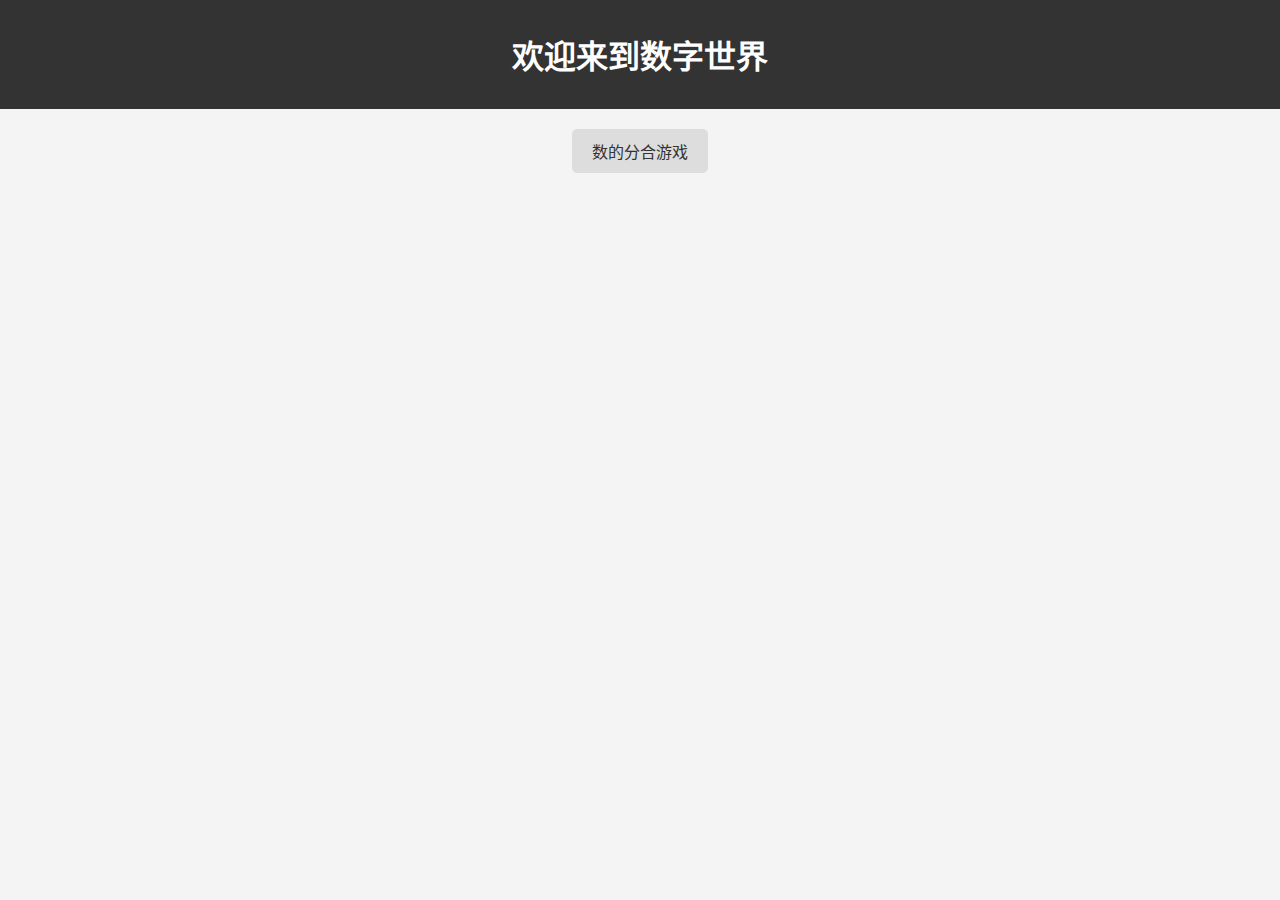
<file: index.html>
<!DOCTYPE html>
<meta name="viewport" content="width=device-width, initial-scale=1.0">
<html lang="zh-CN">
  <head>
    <meta charset="UTF-8" />
    <title>主页 - 幼儿教学</title>
    <style>
      body {
        font-family: Arial, sans-serif;
        margin: 0;
        padding: 0;
        background-color: #f4f4f4;
      }
      .header {
        background-color: #333;
        color: white;
        padding: 10px 0;
        text-align: center;
      }
      .nav {
        display: flex;
        justify-content: center;
        margin-top: 20px;
      }
      .nav a {
        margin: 0 15px;
        padding: 10px 20px;
        text-decoration: none;
        color: #333;
        background-color: #ddd;
        border-radius: 5px;
      }
      .nav a:hover {
        background-color: #bbb;
      }
    </style>
  </head>
  <body>
    <div class="header">
      <h1>欢迎来到数字世界</h1>
    </div>
    <div class="nav">
      <a href="number/index.html">数的分合游戏</a>
      <!-- 如果有更多页面链接，可以在这里添加 -->
    </div>
  </body>
</html>
</file>
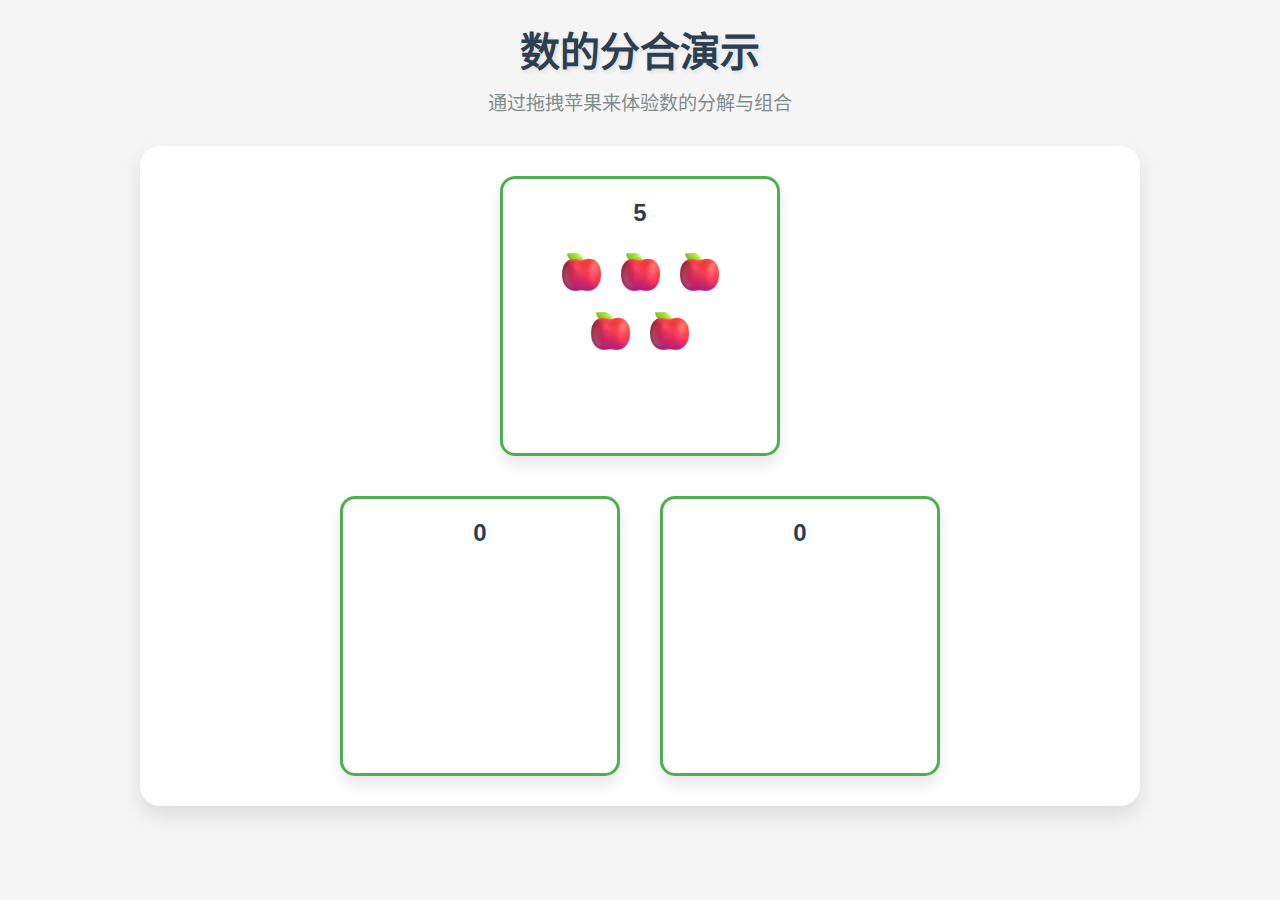
<file: number/index.html>
<!DOCTYPE html>
<meta charset="UTF-8">
<html lang="zh-CN">
  <head>
    <meta name="viewport" content="width=device-width, initial-scale=1.0">
    <title>数的分合演示</title>
    <link rel="stylesheet" href="styles.css" />
  </head>
  <body>
    <h1 class="title">数的分合演示</h1>
    <p class="instruction">通过拖拽苹果来体验数的分解与组合</p>
    <div class="container">
      <div id="topBox" class="box" ondrop="drop(event)" ondragover="allowDrop(event)" ondragleave="dragLeave(event)">
        <span id="topCount">5</span>
        <div id="apples">
          <div class="apple" draggable="true"></div>
          <div class="apple" draggable="true"></div>
          <div class="apple" draggable="true"></div>
          <div class="apple" draggable="true"></div>
          <div class="apple" draggable="true"></div>
        </div>
      </div>
      <div class="bottom-boxes">
        <div id="leftBottomBox" class="box" ondrop="drop(event)" ondragover="allowDrop(event)" ondragleave="dragLeave(event)">
          <span id="leftCount">0</span>
        </div>
        <div id="rightBottomBox" class="box" ondrop="drop(event)" ondragover="allowDrop(event)" ondragleave="dragLeave(event)">
          <span id="rightCount">0</span>
        </div>
      </div>
    </div>
    <script src="script.js"></script>
  </body>
</html>
</file>
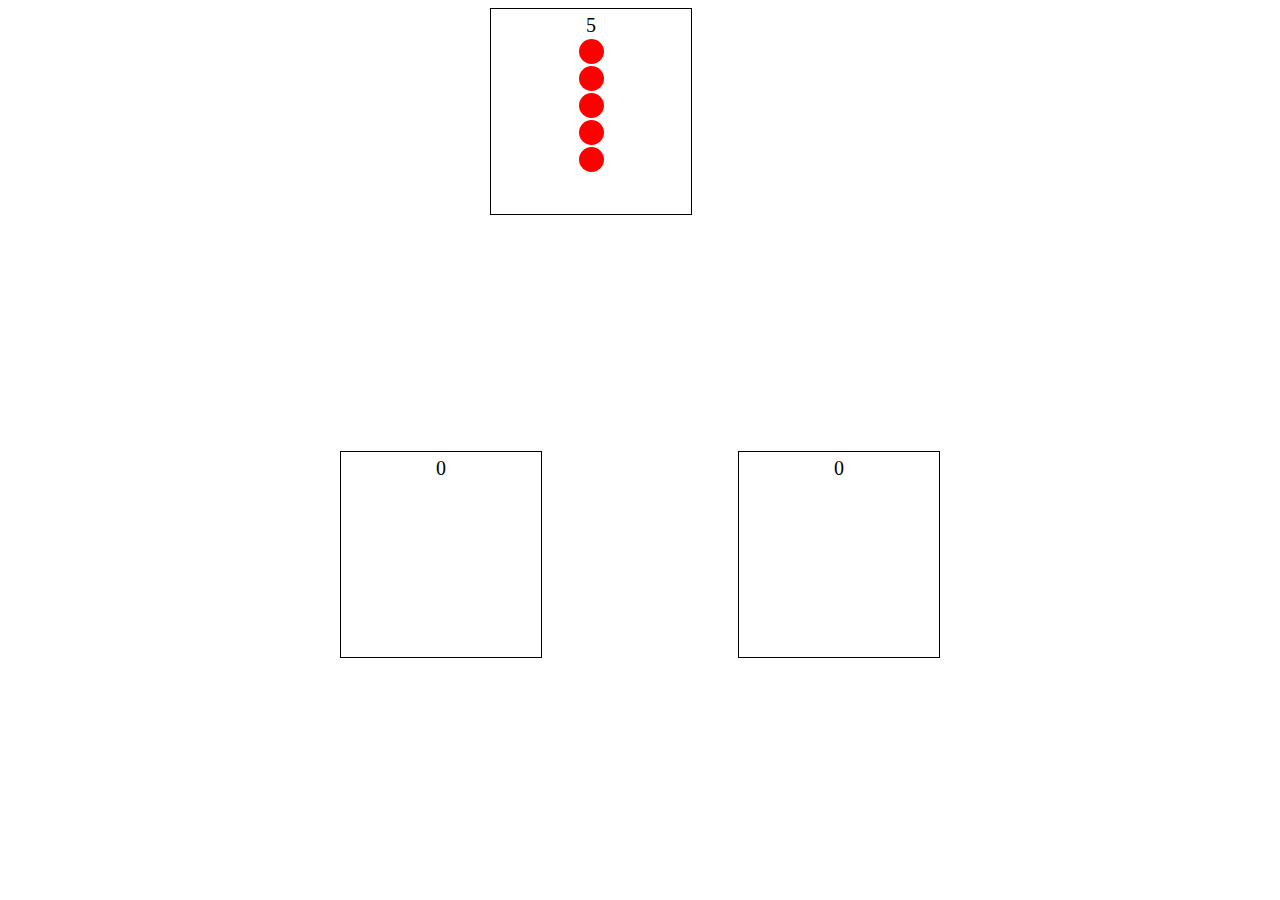
<file: numberSplit.html>
<!DOCTYPE html>
<html lang="zh-CN">
<head>
  <meta charset="UTF-8" />
  <title>数的分合</title>
  <style>
    .container {
      position: relative;
      width: 600px;
      height: 600px;
      margin: auto;
      padding-top: 50px;
      touch-action: none; /* 阻止默认触摸行为 */
    }
    .box {
      width: 200px;
      height: 200px;
      border: 1px solid black;
      position: absolute;
      display: flex;
      flex-direction: column;
      align-items: center;
      justify-content: flex-start;
      font-size: 20px;
      padding-top: 5px;
      touch-action: none; /* 确保盒子内也不触发默认行为 */
    }
    #topBox {
      top: 0;
      left: 150px;
    }
    #leftBottomBox,
    #rightBottomBox {
      bottom: 0;
    }
    #leftBottomBox {
      left: 0;
    }
    #rightBottomBox {
      right: 0;
    }
    .apple {
      width: 25px;
      height: 25px;
      background-color: red;
      border-radius: 50%;
      margin: 2px;
      cursor: move;
      position: relative; /* 使苹果可以被绝对定位 */
      transition: transform 0.1s ease-out; /* 平滑过渡效果 */
    }
  </style>
</head>
<body>
  <div class="container">
    <div id="topBox" class="box" ondrop="drop(event)" ondragover="allowDrop(event)">
      <span id="topCount">5</span>
      <div id="apples">
        <div class="apple" draggable="true" ondragstart="dragStart(event)" ontouchstart="touchStart(event)"></div>
        <div class="apple" draggable="true" ondragstart="dragStart(event)" ontouchstart="touchStart(event)"></div>
        <div class="apple" draggable="true" ondragstart="dragStart(event)" ontouchstart="touchStart(event)"></div>
        <div class="apple" draggable="true" ondragstart="dragStart(event)" ontouchstart="touchStart(event)"></div>
        <div class="apple" draggable="true" ondragstart="dragStart(event)" ontouchstart="touchStart(event)"></div>
      </div>
    </div>
    <div id="leftBottomBox" class="box" ondrop="drop(event)" ondragover="allowDrop(event)" ontouchmove="touchMove(event)" ontouchend="touchEnd(event)">
      <span id="leftCount">0</span>
    </div>
    <div id="rightBottomBox" class="box" ondrop="drop(event)" ondragover="allowDrop(event)" ontouchmove="touchMove(event)" ontouchend="touchEnd(event)">
      <span id="rightCount">0</span>
    </div>
  </div>

  <script>
    document.querySelectorAll(".apple").forEach((apple, index) => {
      apple.id = `apple-${index}`;
    });

    let dragData = null;
    let touchData = null;

    function allowDrop(event) {
      event.preventDefault();
    }

    function dragStart(event) {
      dragData = { appleId: event.target.id };
      event.dataTransfer.setData("appleId", event.target.id);
    }

    function touchStart(event) {
      const apple = event.target.closest('.apple');
      if (apple) {
        touchData = { appleId: apple.id, startX: event.touches[0].clientX, startY: event.touches[0].clientY };
        apple.style.zIndex = '1'; // 提升层级以确保可见性
      }
    }

    function touchMove(event) {
      if (touchData) {
        event.preventDefault(); // 防止页面滚动等默认行为
        const touch = event.touches[0];
        const apple = document.getElementById(touchData.appleId);
        if (apple) {
          const dx = touch.clientX - touchData.startX;
          const dy = touch.clientY - touchData.startY;
          apple.style.transform = `translate(${dx}px, ${dy}px)`;
        }
      }
    }

    function touchEnd(event) {
      if (touchData) {
        event.preventDefault();
        const touch = event.changedTouches[0];
        const apple = document.getElementById(touchData.appleId);
        if (apple) {
          apple.style.zIndex = ''; // 恢复层级
          apple.style.transition = 'transform 0.2s ease-out';
          
          // 找到最终位置的目标盒子
          const targetBox = document.elementFromPoint(touch.clientX, touch.clientY).closest('.box');
          if (targetBox && targetBox !== apple.parentElement) {
            targetBox.appendChild(apple);
            updateCounts();
          } else {
            // 如果不在目标盒子内，则返回原位置
            const originalBox = document.querySelector('#topBox');
            originalBox.appendChild(apple);
            updateCounts();
          }
        }
        touchData = null;
        setTimeout(() => {
          if (apple) apple.style.transition = ''; // 清除过渡效果
        }, 200); // 等待过渡结束
      }
    }

    function drop(event) {
      event.preventDefault();
      const appleId = event.dataTransfer?.getData("appleId") || touchData?.appleId;
      if (appleId) {
        let target = event.target;
        while (target && !target.classList.contains("box")) {
          target = target.parentElement;
        }
        if (target && target.classList.contains("box")) {
          const appleBeingDragged = document.getElementById(appleId);
          if (appleBeingDragged) {
            target.appendChild(appleBeingDragged);
            updateCounts();
          }
        }
      }
      // 清理拖拽数据
      dragData = null;
    }

    function updateCounts() {
      const boxes = ["topBox", "leftBottomBox", "rightBottomBox"];
      boxes.forEach((boxId) => {
        let box = document.getElementById(boxId);
        if (box) {
          let apples = [...box.querySelectorAll(".apple")].length;
          let countElement = box.querySelector("span");
          if (countElement) {
            countElement.textContent = apples;
          }
        }
      });
    }
  </script>
</body>
</html>
</file>
<file: number/styles.css>
* {
  margin: 0;
  padding: 0;
  box-sizing: border-box;
}

body {
  background-color: #f5f5f5;
  font-family: 'Microsoft YaHei', sans-serif;
  min-height: 100vh;
  display: flex;
  flex-direction: column;
  align-items: center;
  padding: 20px;
}

.title {
  color: #2c3e50;
  font-size: 2.5rem;
  margin-bottom: 10px;
  text-align: center;
  text-shadow: 2px 2px 4px rgba(0, 0, 0, 0.1);
}

.instruction {
  color: #7f8c8d;
  font-size: 1.2rem;
  margin-bottom: 30px;
  text-align: center;
}

.container {
  position: relative;
  width: 100%;
  max-width: 1000px;
  height: auto;
  min-height: 500px;
  padding: 30px;
  display: flex;
  flex-direction: column;
  align-items: center;
  gap: 40px;
  background-color: white;
  border-radius: 20px;
  box-shadow: 0 10px 20px rgba(0, 0, 0, 0.1);
}

.box {
  width: min(280px, 90vw);
  min-height: min(280px, 90vw);
  height: auto;
  border: 3px solid #4CAF50;
  border-radius: 15px;
  position: relative;
  display: flex;
  flex-direction: column;
  align-items: center;
  justify-content: flex-start;
  background-color: white;
  box-shadow: 0 8px 16px rgba(0, 0, 0, 0.1);
  transition: all 0.3s ease;
  padding: 20px;
  touch-action: none;
  overflow: visible;
}

.box span {
  font-size: 1.5rem;
  color: #2c3e50;
  margin-bottom: 15px;
  font-weight: bold;
}

#apples {
  display: flex;
  flex-wrap: wrap;
  justify-content: center;
  align-items: flex-start;
  gap: 10px;
  width: 100%;
  max-width: 240px;
  padding: 5px;
  min-height: 0;
}

.bottom-boxes {
  display: flex;
  gap: 40px;
  width: 100%;
  justify-content: center;
  flex-wrap: wrap;
}

.apple {
  width: min(45px, 11vw);
  height: min(45px, 11vw);
  margin: 2px;
  cursor: move;
  touch-action: none;
  background-image: url('apple.png');
  background-size: contain;
  background-repeat: no-repeat;
  transition: all 0.3s ease;
  flex-shrink: 0;
}

.apple:hover {
  transform: scale(1.1);
}

.apple.dragging {
  transform: scale(1.2);
  opacity: 0.8;
}

@media screen and (max-width: 768px) {
  body {
    padding: 15px;
  }

  .title {
    font-size: 2rem;
  }

  .instruction {
    font-size: 1rem;
  }

  .container {
    padding: 20px;
  }

  .box {
    width: min(240px, 90vw);
    height: min(240px, 90vw);
    padding: 15px;
  }

  #apples {
    max-width: 210px;
  }

  .bottom-boxes {
    gap: 20px;
  }

  .apple {
    width: min(40px, 10vw);
    height: min(40px, 10vw);
    margin: 2px;
  }
}

@media screen and (max-width: 480px) {
  .title {
    font-size: 1.8rem;
  }

  .container {
    padding: 15px;
  }

  .box {
    width: min(200px, 90vw);
    height: min(200px, 90vw);
    padding: 10px;
  }

  #apples {
    max-width: 180px;
  }

  .bottom-boxes {
    gap: 15px;
  }

  .apple {
    width: min(35px, 9vw);
    height: min(35px, 9vw);
    margin: 2px;
  }
}
</file>
